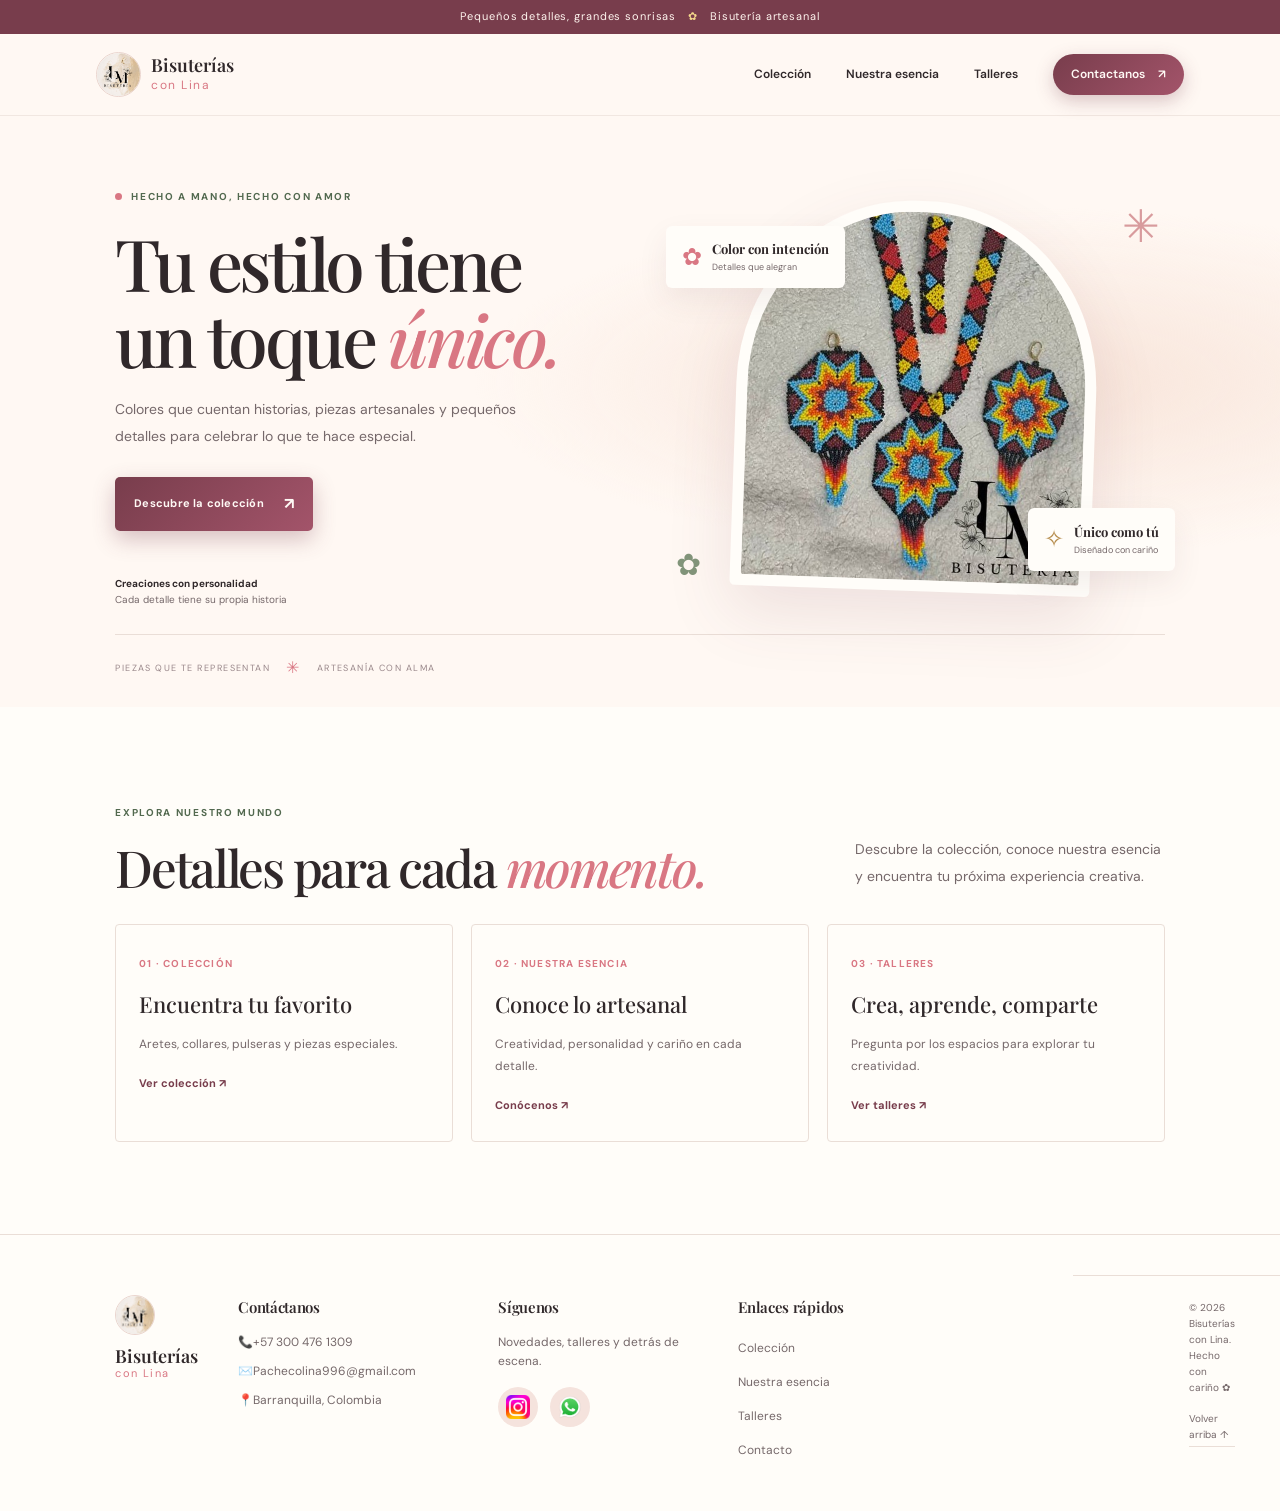
<file: index.html>
<!DOCTYPE html>
<html lang="es">
<head>
  <meta charset="UTF-8">
  <meta name="viewport" content="width=device-width, initial-scale=1.0">
  <meta name="theme-color" content="#fff8f3">
  <meta name="description" content="Bisutería artesanal llena de color, detalles únicos y piezas hechas con cariño.">
  <title>Inicio | Bisuterías con Lina</title>
  <link rel="icon" href="/assets/img/mainicon.jpg" type="image/jpeg">
  <link rel="preconnect" href="https://fonts.googleapis.com">
  <link rel="preconnect" href="https://fonts.gstatic.com" crossorigin>
  <link href="https://fonts.googleapis.com/css2?family=DM+Sans:wght@400;500;600;700&family=Playfair+Display:wght@500;600;700&display=swap" rel="stylesheet">
  <link rel="stylesheet" href="/assets/css/styles.css">
  <script src="/assets/js/script.js" defer></script>
</head>
<body id="top">
  <div class="announcement">Pequeños detalles, grandes sonrisas <span>✿</span> Bisutería artesanal</div>
  <header class="site-header">
    <a class="brand" href="/" aria-label="Bisuterías con Lina, inicio">
      <img src="/assets/img/mainicon.jpg" alt="Logo de Bisuterías con Lina">
      <span><strong>Bisuterías</strong><em>con Lina</em></span>
    </a>
    <button class="menu-toggle" aria-label="Abrir menú" aria-expanded="false">☰</button>
    <nav class="navigation" aria-label="Navegación principal">
      <a href="/coleccion/">Colección</a>
      <a href="/esencia/">Nuestra esencia</a>
      <a href="/talleres/">Talleres</a>
      <a class="nav-cta" href="/contacto/">Contactanos <span>↗</span></a>
    </nav>
  </header>
  <main>
    <section class="hero" id="inicio">
      <div class="hero-copy">
        <span class="eyebrow"><i></i> Hecho a mano, hecho con amor</span>
        <h1>Tu estilo tiene<br>un toque <span>único.</span></h1>
        <p>Colores que cuentan historias, piezas artesanales y pequeños detalles para celebrar lo que te hace especial.</p>
        <div class="hero-actions">
          <a class="button button-primary" href="/coleccion/">Descubre la colección <span>↗</span></a>
        </div>
        <div class="hero-note">
          <span><strong>Creaciones con personalidad</strong><small>Cada detalle tiene su propia historia</small></span>
        </div>
      </div>
      <div class="hero-art">
        <div class="hero-image-frame"><img id="hero-img" class="hero-image" src="/assets/img/624184889_18097410943907845_51214420313893780_n.jpg" alt="Collar y aretes artesanales de colores vivos"></div>
        <div class="floating-note note-top"><span>✿</span><div><strong>Color con intención</strong><small>Detalles que alegran</small></div></div>
        <div class="floating-note note-bottom"><span class="sparkle">✧</span><div><strong>Único como tú</strong><small>Diseñado con cariño</small></div></div>
        <span class="decor decor-one">✳</span><span class="decor decor-two">✿</span>
      </div>
      <div class="hero-bottom-label">PIEZAS QUE TE REPRESENTAN <span>✳</span> ARTESANÍA CON ALMA</div>
    </section>
    <section class="home-directory section-pad">
      <div class="section-heading">
        <div><span class="eyebrow">Explora nuestro mundo</span><h2>Detalles para cada <span>momento.</span></h2></div>
        <p>Descubre la colección, conoce nuestra esencia y encuentra tu próxima experiencia creativa.</p>
      </div>
      <div class="directory-grid">
        <a class="directory-card" href="/coleccion/"><span>01 · Colección</span><h3>Encuentra tu favorito</h3><p>Aretes, collares, pulseras y piezas especiales.</p><b>Ver colección ↗</b></a>
        <a class="directory-card" href="/esencia/"><span>02 · Nuestra esencia</span><h3>Conoce lo artesanal</h3><p>Creatividad, personalidad y cariño en cada detalle.</p><b>Conócenos ↗</b></a>
        <a class="directory-card" href="/talleres/"><span>03 · Talleres</span><h3>Crea, aprende, comparte</h3><p>Pregunta por los espacios para explorar tu creatividad.</p><b>Ver talleres ↗</b></a>
      </div>
    </section>
  </main>
  <footer class="footer">
    <div class="footer-grid">
      <div class="footer-brand">
        <img src="/assets/img/mainicon.jpg" alt="Logo de Bisuterías con Lina">
        <span><strong>Bisuterías</strong><em>con Lina</em></span>
      </div>
      <div class="footer-contact">
        <h4>Contáctanos</h4>
        <p><span class="contact-icon">📞</span><a href="tel:+573004761309">+57 300 476 1309</a></p>
        <p><span class="contact-icon">✉️</span><a href="mailto:Pachecolina996@gmail.com">Pachecolina996@gmail.com</a></p>
        <p><span class="contact-icon">📍</span>Barranquilla, Colombia</p>
      </div>
      <div class="footer-social">
        <h4>Síguenos</h4>
        <p>Novedades, talleres y detrás de escena.</p>
        <div class="social-links">
          <a href="https://www.instagram.com/bisuterialm17" target="_blank" rel="noopener noreferrer" aria-label="Instagram"><img src="/assets/img/instagram.png" alt="Instagram" width="40" height="40"></a>
          <a href="https://wa.me/573004761309" target="_blank" rel="noopener noreferrer" aria-label="WhatsApp"><img src="/assets/img/whatsapp.png" alt="WhatsApp" width="40" height="40"></a>
        </div>
      </div>
      <div class="footer-links">
        <h4>Enlaces rápidos</h4>
        <ul>
          <li><a href="/coleccion/">Colección</a></li>
          <li><a href="/esencia/">Nuestra esencia</a></li>
          <li><a href="/talleres/">Talleres</a></li>
          <li><a href="/contacto/">Contacto</a></li>
        </ul>
      </div>
    </div>
  <div class="footer-copy">
      <p>© 2026 Bisuterías con Lina. Hecho con cariño ✿</p>
      <a href="#top" class="back-top">Volver arriba ↑</a>
  </div>
  </footer>
</body>
</html>
</file>
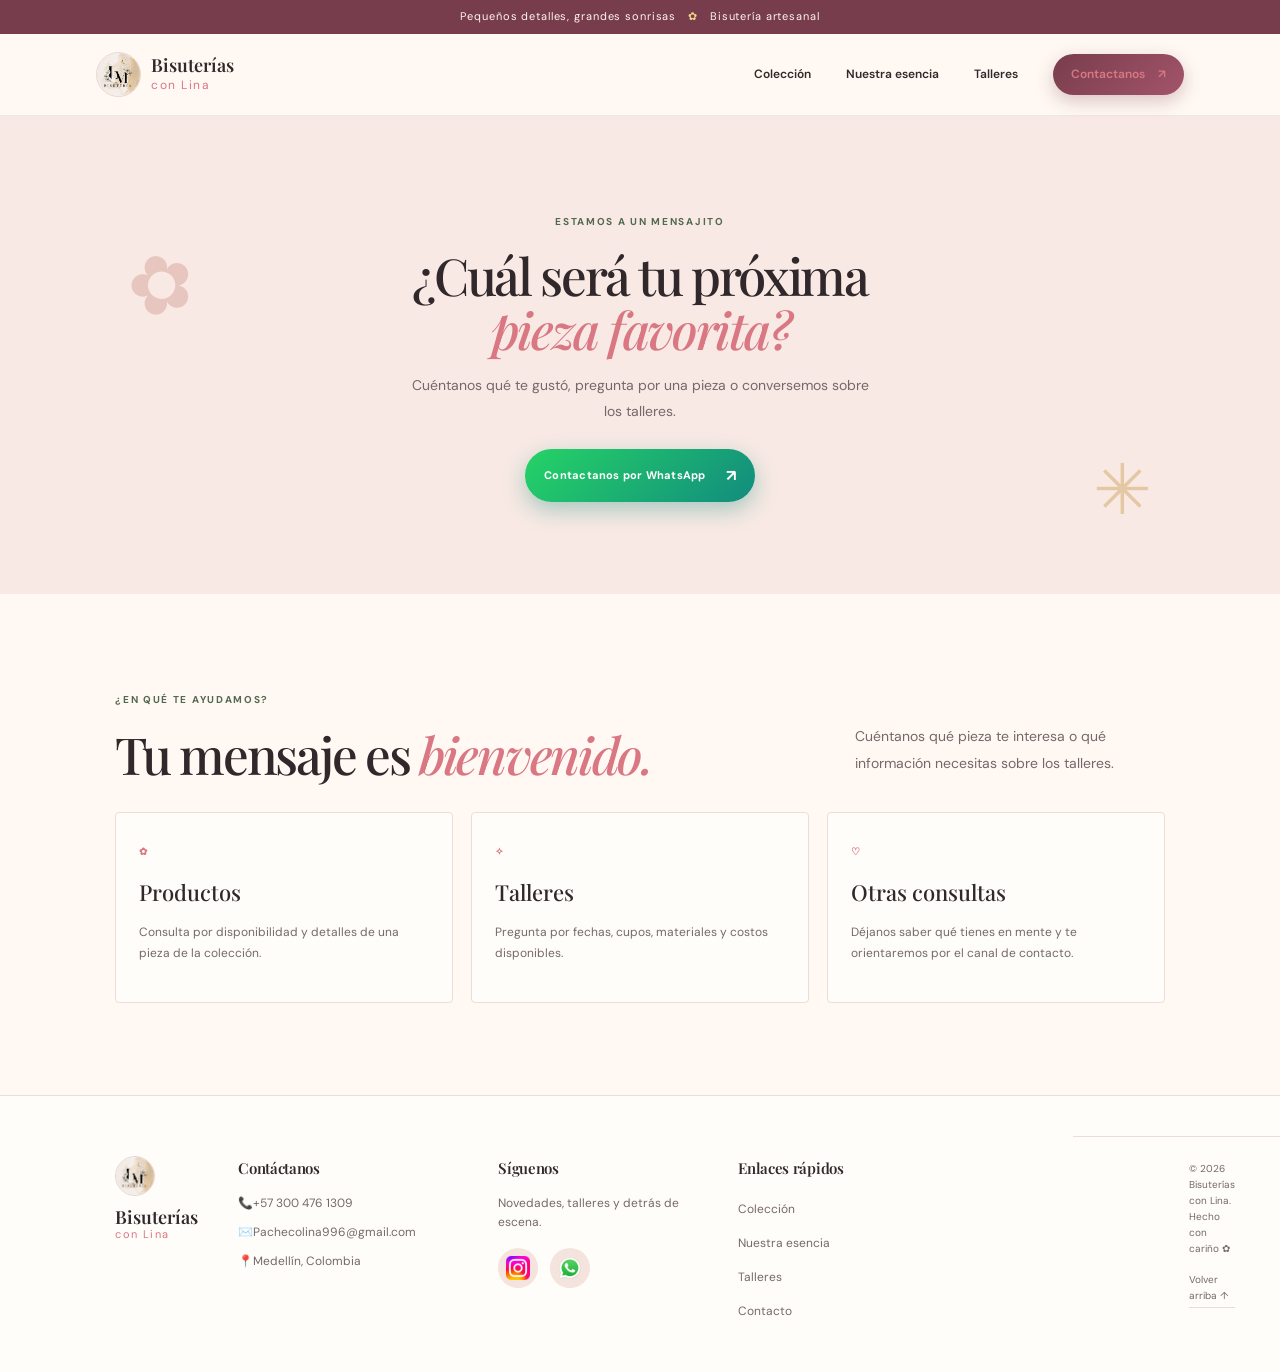
<file: contacto/index.html>
<!DOCTYPE html>
<html lang="es">
<head>
  <meta charset="UTF-8">
  <meta name="viewport" content="width=device-width, initial-scale=1.0">
  <meta name="theme-color" content="#fff8f3">
  <meta name="description" content="Bisutería artesanal llena de color, detalles únicos y piezas hechas con cariño.">
  <title>Hablemos | Bisuterías con Lina</title>
  <link rel="icon" href="/assets/img/mainicon.jpg" type="image/jpeg">
  <link rel="preconnect" href="https://fonts.googleapis.com">
  <link rel="preconnect" href="https://fonts.gstatic.com" crossorigin>
  <link href="https://fonts.googleapis.com/css2?family=DM+Sans:wght@400;500;600;700&family=Playfair+Display:wght@500;600;700&display=swap" rel="stylesheet">
  <link rel="stylesheet" href="/assets/css/styles.css">
  <script src="/assets/js/script.js" defer></script>
</head>
<body id="top">
  <div class="announcement">Pequeños detalles, grandes sonrisas <span>✿</span> Bisutería artesanal</div>
  <header class="site-header">
    <a class="brand" href="/" aria-label="Bisuterías con Lina, inicio">
      <img src="/assets/img/mainicon.jpg" alt="Logo de Bisuterías con Lina">
      <span><strong>Bisuterías</strong><em>con Lina</em></span>
    </a>
    <button class="menu-toggle" aria-label="Abrir menú" aria-expanded="false">☰</button>
    <nav class="navigation" aria-label="Navegación principal">
      <a href="/coleccion/">Colección</a>
      <a href="/esencia/">Nuestra esencia</a>
      <a href="/talleres/">Talleres</a>
      <a class="nav-cta" href="/contacto/" aria-current="page">Contactanos <span>↗</span></a>
    </nav>
  </header>
  <main>
    <section class="contact section-pad" id="contacto">
      <div class="contact-flower">✿</div>
      <span class="eyebrow">Estamos a un mensajito</span>
      <h2>¿Cuál será tu próxima<br><span>pieza favorita?</span></h2>
      <p>Cuéntanos qué te gustó, pregunta por una pieza o conversemos sobre los talleres.</p>
      <a class="button button-whatsapp contact-button" id="contact-link" href="/contacto/">Contactanos por WhatsApp <span>↗</span></a>
    </section>
    <section class="contact-options section-pad">
      <div class="section-heading">
        <div><span class="eyebrow">¿En qué te ayudamos?</span><h2>Tu mensaje es <span>bienvenido.</span></h2></div>
        <p>Cuéntanos qué pieza te interesa o qué información necesitas sobre los talleres.</p>
      </div>
      <div class="directory-grid">
        <article class="directory-card"><span>✿</span><h3>Productos</h3><p>Consulta por disponibilidad y detalles de una pieza de la colección.</p></article>
        <article class="directory-card"><span>✧</span><h3>Talleres</h3><p>Pregunta por fechas, cupos, materiales y costos disponibles.</p></article>
        <article class="directory-card"><span>♡</span><h3>Otras consultas</h3><p>Déjanos saber qué tienes en mente y te orientaremos por el canal de contacto.</p></article>
      </div>
    </section>
  </main>
  <footer class="footer">
    <div class="footer-grid">
      <div class="footer-brand">
        <img src="/assets/img/mainicon.jpg" alt="Logo de Bisuterías con Lina">
        <span><strong>Bisuterías</strong><em>con Lina</em></span>
      </div>
      <div class="footer-contact">
        <h4>Contáctanos</h4>
        <p><span class="contact-icon">📞</span><a href="tel:+573004761309">+57 300 476 1309</a></p>
        <p><span class="contact-icon">✉️</span><a href="mailto:Pachecolina996@gmail.com">Pachecolina996@gmail.com</a></p>
        <p><span class="contact-icon">📍</span>Medellín, Colombia</p>
      </div>
      <div class="footer-social">
        <h4>Síguenos</h4>
        <p>Novedades, talleres y detrás de escena.</p>
        <div class="social-links">
          <a href="https://www.instagram.com/bisuterialm17" target="_blank" rel="noopener noreferrer" aria-label="Instagram"><img src="/assets/img/instagram.png" alt="Instagram" width="40" height="40"></a>
          <a href="https://wa.me/573004761309" target="_blank" rel="noopener noreferrer" aria-label="WhatsApp"><img src="/assets/img/whatsapp.png" alt="WhatsApp" width="40" height="40"></a>
        </div>
      </div>
      <div class="footer-links">
        <h4>Enlaces rápidos</h4>
        <ul>
          <li><a href="/coleccion/">Colección</a></li>
          <li><a href="/esencia/">Nuestra esencia</a></li>
          <li><a href="/talleres/">Talleres</a></li>
          <li><a href="/contacto/">Contacto</a></li>
        </ul>
      </div>
    </div>
    <div class="footer-copy">
      <p>© 2026 Bisuterías con Lina. Hecho con cariño ✿</p>
      <a href="#top" class="back-top">Volver arriba ↑</a>
    </div>
  </footer>
</body>
</html>
</file>
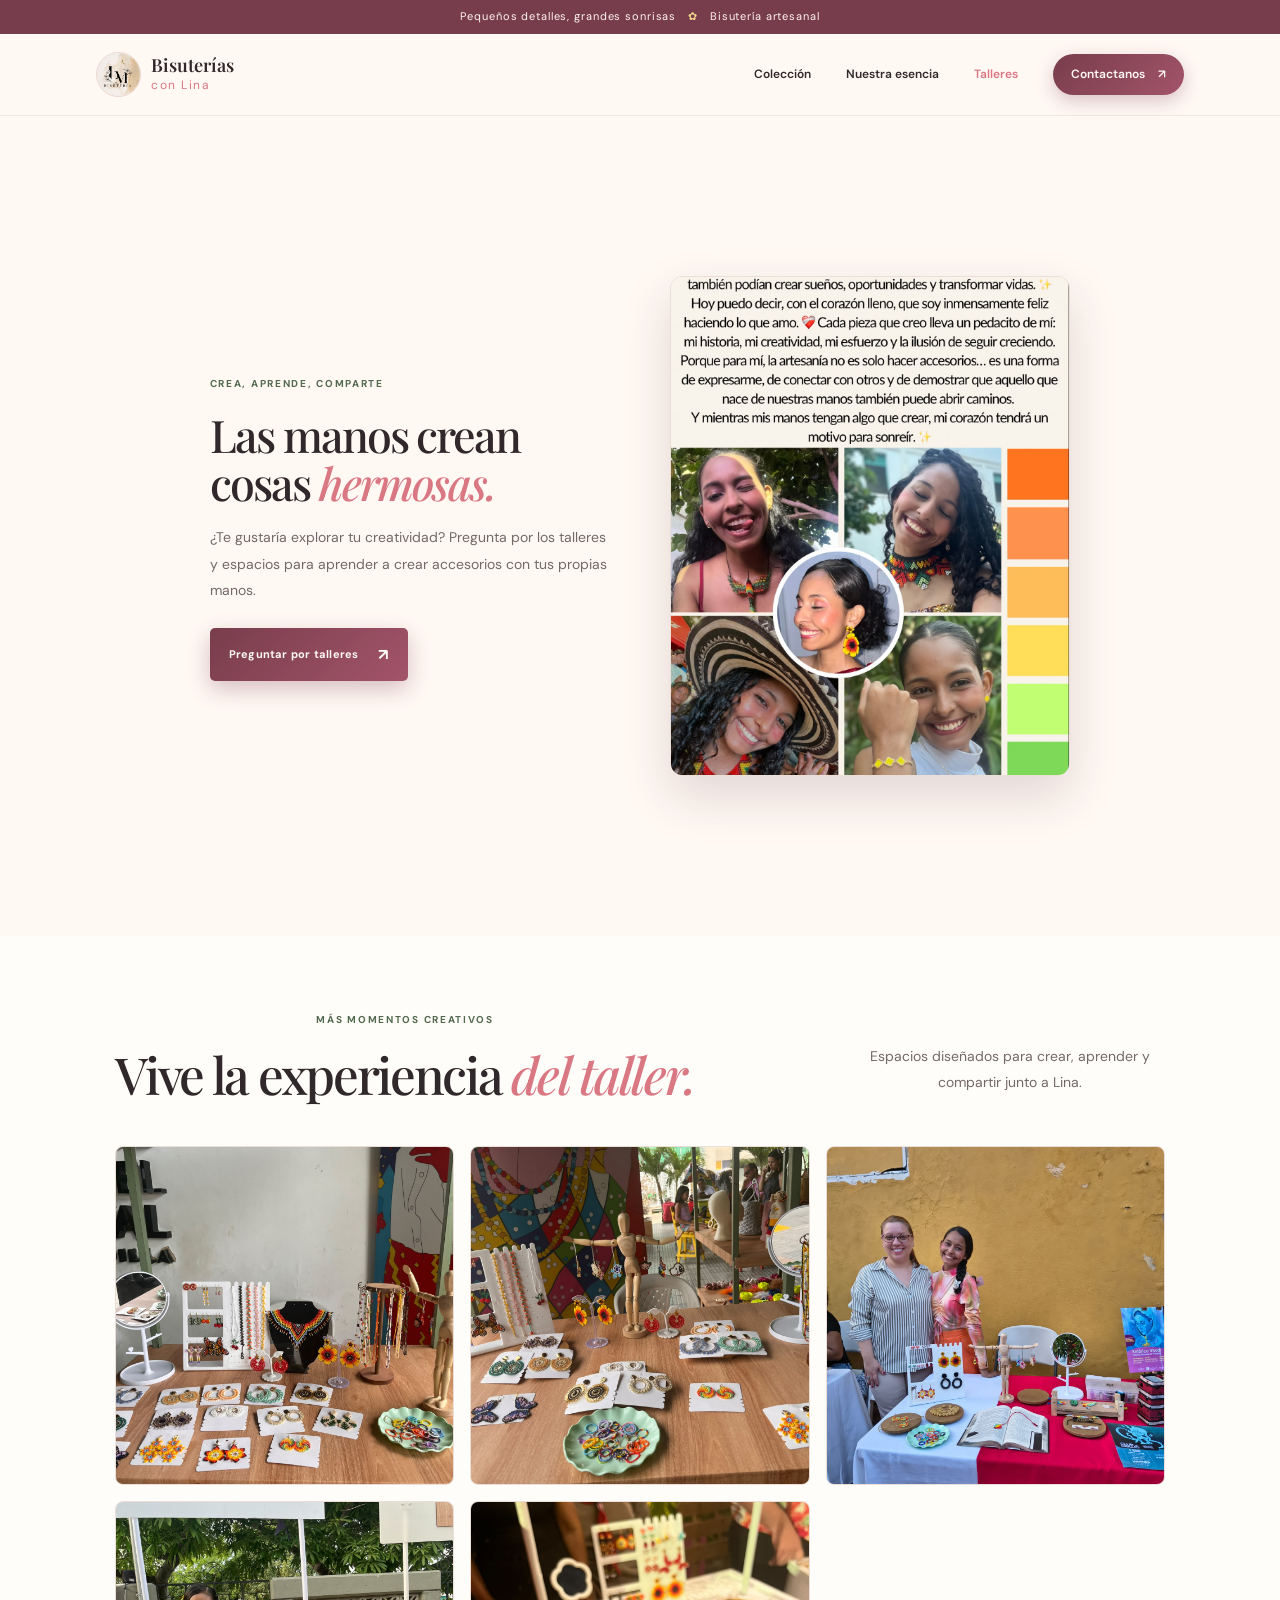
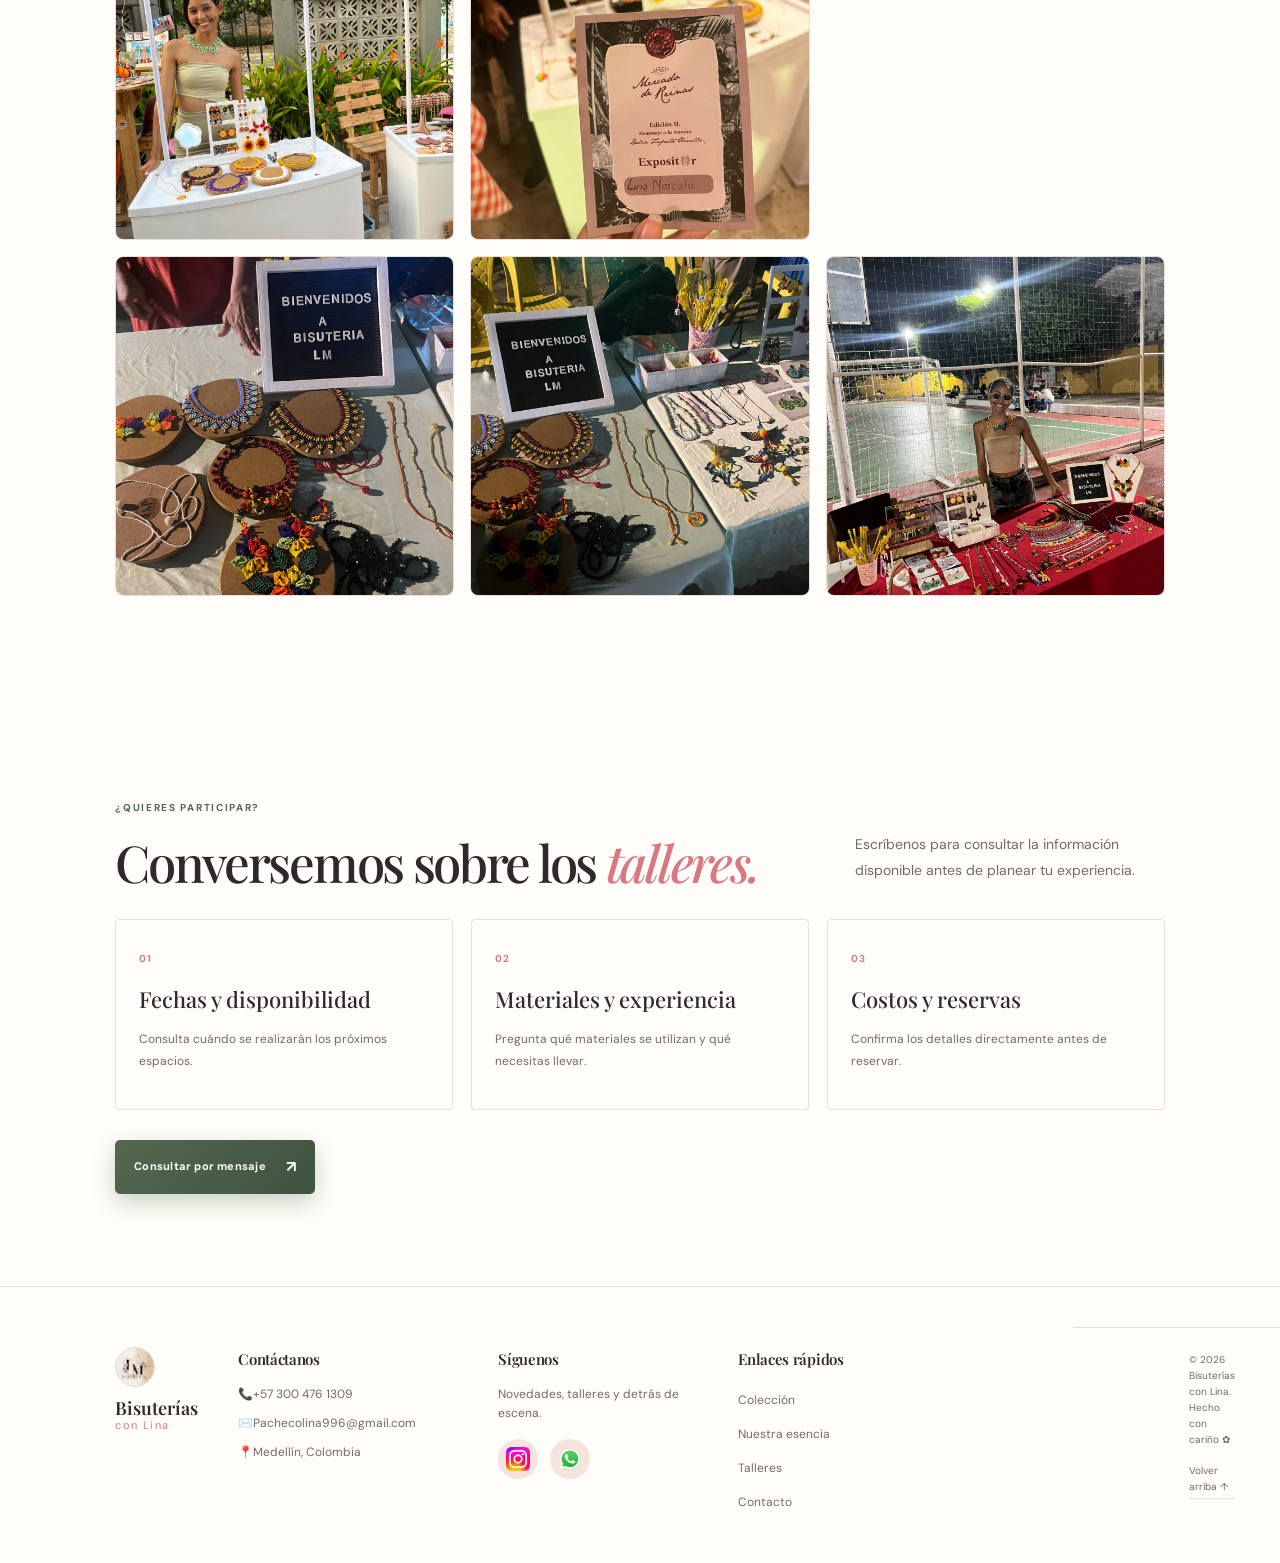
<file: talleres/index.html>
<!DOCTYPE html>
<html lang="es">
<head>
  <meta charset="UTF-8">
  <meta name="viewport" content="width=device-width, initial-scale=1.0">
  <meta name="theme-color" content="#fff8f3">
  <meta name="description" content="Bisutería artesanal llena de color, detalles únicos y piezas hechas con cariño.">
  <title>Talleres | Bisuterías con Lina</title>
  <link rel="icon" href="/assets/img/mainicon.jpg" type="image/jpeg">
  <link rel="preconnect" href="https://fonts.googleapis.com">
  <link rel="preconnect" href="https://fonts.gstatic.com" crossorigin>
  <link href="https://fonts.googleapis.com/css2?family=DM+Sans:wght@400;500;600;700&family=Playfair+Display:wght@500;600;700&display=swap" rel="stylesheet">
  <link rel="stylesheet" href="/assets/css/styles.css">
  <script src="/assets/js/script.js" defer></script>
</head>
<body id="top">
  <div class="announcement">Pequeños detalles, grandes sonrisas <span>✿</span> Bisutería artesanal</div>
  <header class="site-header">
    <a class="brand" href="/" aria-label="Bisuterías con Lina, inicio">
      <img src="/assets/img/mainicon.jpg" alt="Logo de Bisuterías con Lina">
      <span><strong>Bisuterías</strong><em>con Lina</em></span>
    </a>
    <button class="menu-toggle" aria-label="Abrir menú" aria-expanded="false">☰</button>
    <nav class="navigation" aria-label="Navegación principal">
      <a href="/coleccion/">Colección</a>
      <a href="/esencia/">Nuestra esencia</a>
      <a href="/talleres/" aria-current="page">Talleres</a>
      <a class="nav-cta" href="/contacto/">Contactanos <span>↗</span></a>
    </nav>
  </header>
  <main>
    <!-- ===== TALLERES — HERO CON IMAGEN CENTRAL taller1 ===== -->
    <section class="workshop section-pad" id="talleres">
      <div class="taller-hero">
        <!-- Texto principal con el mensaje de Lina -->
        <div class="taller-copy">
          <span class="eyebrow">Crea, aprende, comparte</span>
          <h2>Las manos crean<br>cosas <span>hermosas.</span></h2>
          <p>¿Te gustaría explorar tu creatividad? Pregunta por los talleres y espacios para aprender a crear accesorios con tus propias manos.</p>
          <a class="button button-primary" href="/contacto/">Preguntar por talleres <span>↗</span></a>
        </div>
        <!-- Imagen central taller1 — protagonista de la página -->
        <div class="taller-main-image">
          <img src="/assets/img/taller1.jpeg" alt="Taller 1 - Lina, dueña de Bisuterías con Lina, compartiendo su pasión por la bisutería artesanal" loading="lazy">
        </div>
      </div>
    </section>

    <!-- ===== GALERÍA INFERIOR taller 2-9 ===== -->
    <section class="taller-galeria section-pad">
      <div class="section-heading">
        <div>
          <span class="eyebrow">Más momentos creativos</span>
          <h2>Vive la experiencia <span>del taller.</span></h2>
        </div>
        <p>Espacios diseñados para crear, aprender y compartir junto a Lina.</p>
      </div>
      <div class="taller-grid">
        <div class="taller-card">
          <img src="/assets/img/taller2.jpeg" alt="Taller 2 - Momento creativo en el taller de bisutería" loading="lazy">
        </div>
        <div class="taller-card">
          <img src="/assets/img/taller3.jpeg" alt="Taller 3 - Participantes creando bisutería artesanal" loading="lazy">
        </div>
        <div class="taller-card">
          <img src="/assets/img/taller4.jpeg" alt="Taller 4 - Detalle de materiales de bisutería" loading="lazy">
        </div>
        <div class="taller-card">
          <img src="/assets/img/taller5.jpeg" alt="Taller 5 - Creación de aretes artesanales" loading="lazy">
        </div>
        <div class="taller-card">
          <img src="/assets/img/taller6.jpeg" alt="Taller 6 - Ambiente del taller de bisutería con Lina" loading="lazy">
        </div>
        <div class="taller-card">
          <img src="/assets/img/taller7.jpeg" alt="Taller 7 - Piezas terminadas de bisutería" loading="lazy">
        </div>
        <div class="taller-card">
          <img src="/assets/img/taller8.jpeg" alt="Taller 8 - Sesión práctica de bisutería artesanal" loading="lazy">
        </div>
        <div class="taller-card">
          <img src="/assets/img/taller9.jpeg" alt="Taller 9 - Cierre creativo del taller con Lina" loading="lazy">
        </div>
      </div>
    </section>

    <!-- ===== DETALLES Y RESERVAS ===== -->
    <section class="workshop-details section-pad">
      <div class="section-heading">
        <div><span class="eyebrow">¿Quieres participar?</span><h2>Conversemos sobre los <span>talleres.</span></h2></div>
        <p>Escríbenos para consultar la información disponible antes de planear tu experiencia.</p>
      </div>
      <div class="directory-grid">
        <article class="directory-card"><span>01</span><h3>Fechas y disponibilidad</h3><p>Consulta cuándo se realizarán los próximos espacios.</p></article>
        <article class="directory-card"><span>02</span><h3>Materiales y experiencia</h3><p>Pregunta qué materiales se utilizan y qué necesitas llevar.</p></article>
        <article class="directory-card"><span>03</span><h3>Costos y reservas</h3><p>Confirma los detalles directamente antes de reservar.</p></article>
      </div>
      <a class="button button-dark" href="/contacto/">Consultar por mensaje <span>↗</span></a>
    </section>
  </main>

  <footer class="footer">
    <div class="footer-grid">
      <div class="footer-brand">
        <img src="/assets/img/mainicon.jpg" alt="Logo de Bisuterías con Lina">
        <span><strong>Bisuterías</strong><em>con Lina</em></span>
      </div>
      <div class="footer-contact">
        <h4>Contáctanos</h4>
        <p><span class="contact-icon">📞</span><a href="tel:+573004761309">+57 300 476 1309</a></p>
        <p><span class="contact-icon">✉️</span><a href="mailto:Pachecolina996@gmail.com">Pachecolina996@gmail.com</a></p>
        <p><span class="contact-icon">📍</span>Medellín, Colombia</p>
      </div>
      <div class="footer-social">
        <h4>Síguenos</h4>
        <p>Novedades, talleres y detrás de escena.</p>
        <div class="social-links">
          <a href="https://www.instagram.com/bisuterialm17" target="_blank" rel="noopener noreferrer" aria-label="Instagram"><img src="/assets/img/instagram.png" alt="Instagram" width="40" height="40"></a>
          <a href="https://wa.me/573004761309" target="_blank" rel="noopener noreferrer" aria-label="WhatsApp"><img src="/assets/img/whatsapp.png" alt="WhatsApp" width="40" height="40"></a>
        </div>
      </div>
      <div class="footer-links">
        <h4>Enlaces rápidos</h4>
        <ul>
          <li><a href="/coleccion/">Colección</a></li>
          <li><a href="/esencia/">Nuestra esencia</a></li>
          <li><a href="/talleres/">Talleres</a></li>
          <li><a href="/contacto/">Contacto</a></li>
        </ul>
      </div>
    </div>
    <div class="footer-copy">
      <p>© 2026 Bisuterías con Lina. Hecho con cariño ✿</p>
      <a href="#top" class="back-top">Volver arriba ↑</a>
    </div>
  </footer>
</body>
</html>
</file>
<file: assets/css/styles.css>
@import url('https://fonts.googleapis.com/css2?family=DM+Sans:wght@400;500;600;700&family=Playfair+Display:wght@500;600;700&display=swap');
:root{--cream:#fff8f3;--paper:#fffdf9;--rose:#f2c7c7;--pink:#d97783;--berry:#783d4c;--sage:#dce5d2;--green:#52694f;--ink:#30282a;--muted:#75686a;--yellow:#f4d88b;--line:#eaded7;--serif:"Playfair Display",Georgia,serif;--sans:"DM Sans",Arial,sans-serif}
*{box-sizing:border-box}html{scroll-behavior:smooth;scroll-padding-top:90px}body{margin:0;background:var(--cream);color:var(--ink);font-family:var(--sans);font-size:15px;line-height:1.6}a{color:inherit;text-decoration:none}button{font:inherit}.announcement{background:var(--berry);color:#fff5ef;text-align:center;padding:8px 16px;font-size:11px;letter-spacing:.08em}.announcement span{color:var(--yellow);margin:0 8px}.site-header{height:82px;padding:0 7.5%;display:flex;align-items:center;justify-content:space-between;background:rgba(255,248,243,.94);position:sticky;top:0;z-index:20;border-bottom:1px solid rgba(234,222,215,.65);backdrop-filter:blur(12px)}.brand{display:flex;align-items:center;gap:10px}.brand img{width:45px;height:45px;object-fit:cover;border-radius:50%;border:1px solid #ead5ce}.brand span{display:flex;flex-direction:column;line-height:1.05}.brand strong{font-family:var(--serif);font-size:18px;font-weight:600}.brand em{font-size:12px;color:var(--pink);letter-spacing:.13em;font-style:normal;margin-top:4px}.navigation{display:flex;align-items:center;gap:35px;font-size:12px;font-weight:600}.navigation>a:not(.nav-cta){transition:color .2s}.navigation>a:hover{color:var(--pink)}.nav-cta{background:#f5e3dd;border-radius:30px;padding:11px 18px}.nav-cta span{margin-left:10px}.menu-toggle{display:none;background:none;border:0;font-size:24px;color:var(--berry)}
.hero{padding:65px 9% 50px;min-height:590px;display:grid;grid-template-columns:1fr 1fr;align-items:center;gap:5%;position:relative;overflow:hidden;background:radial-gradient(ellipse at 80% 45%,#f8e4d9 0,transparent 38%),var(--cream)}.hero-copy{max-width:540px;z-index:2}.eyebrow{text-transform:uppercase;letter-spacing:.17em;font-size:10px;font-weight:700;color:var(--green);display:inline-flex;align-items:center;gap:9px}.eyebrow i{display:inline-block;width:7px;height:7px;border-radius:50%;background:var(--pink)}h1,h2{font-family:var(--serif);font-weight:500;letter-spacing:-.045em;line-height:1.06;margin:17px 0 20px}h1{font-size:clamp(48px,5.6vw,76px)}h1 span,h2 span{color:var(--pink);font-style:italic} .hero-copy>p,.section-heading>p,.story-copy p,.workshop-copy p,.contact>p{color:var(--muted);max-width:440px;font-size:14px;line-height:1.9}.hero-actions{display:flex;align-items:center;gap:24px;margin-top:28px;flex-wrap:wrap}.button{display:inline-flex;align-items:center;gap:20px;border:0;border-radius:5px;padding:14px 19px;font-size:11px;font-weight:700;letter-spacing:.02em;transition:transform .2s,box-shadow .2s}.button:hover{transform:translateY(-3px);box-shadow:0 9px 22px #6b39401b}.button-primary{background:var(--berry);color:#fff9f5}.button-primary span,.button-dark span{font-size:16px}.button-dark{background:var(--green);color:white}.text-link{font-size:11px;font-weight:700;border-bottom:1px solid #d5b5ac;padding:0 0 5px}.text-link span{margin-left:7px;color:var(--pink)}.hero-note{display:flex;align-items:center;gap:12px;margin-top:45px}.mini-avatars{display:flex;padding-left:5px}.mini-avatars img{width:34px;height:34px;border-radius:50%;object-fit:cover;border:2px solid var(--cream);margin-left:-5px}.hero-note span:last-child{display:flex;flex-direction:column}.hero-note strong{font-size:10px}.hero-note small{font-size:10px;color:var(--muted)}.hero-art{height:430px;position:relative;display:flex;align-items:center;justify-content:center}.hero-image-frame{height:390px;width:min(82%,360px);padding:11px;background:#fffdf9;box-shadow:0 25px 65px #783d4c20;transform:rotate(2deg);border-radius:48% 48% 5px 5px;position:relative;z-index:1}.hero-image{height:100%;width:100%;object-fit:cover;border-radius:48% 48% 3px 3px}.floating-note{position:absolute;display:flex;align-items:center;gap:10px;background:#fffdf9;padding:12px 16px;box-shadow:0 12px 30px #57313b14;border-radius:6px;z-index:3}.floating-note>span{font-size:24px;color:var(--pink)}.floating-note div{display:flex;flex-direction:column}.floating-note strong{font-family:var(--serif);font-size:13px}.floating-note small{font-size:9px;color:var(--muted)}.note-top{top:45px;left:0}.note-bottom{bottom:40px;right:-10px}.floating-note .sparkle{color:#b58b4a}.decor{position:absolute;color:#d89b9d;font-size:45px}.decor-one{right:1%;top:10px}.decor-two{left:2%;bottom:22px;color:#82957a;font-size:30px}.hero-bottom-label{grid-column:1/-1;border-top:1px solid var(--line);padding-top:20px;font-size:9px;letter-spacing:.16em;color:#99878a;display:flex;gap:16px;align-items:center}.hero-bottom-label span{color:var(--pink);font-size:16px}
.section-pad{padding:92px 9%}.collection{background:var(--paper)}.section-heading{display:flex;justify-content:space-between;align-items:end;gap:30px}.section-heading h2,.story h2,.workshop h2,.contact h2{font-size:clamp(36px,4vw,51px);margin-bottom:0}.section-heading>p{max-width:310px;margin-bottom:5px}.filters{display:flex;gap:9px;flex-wrap:wrap;margin:35px 0 27px}.filter{border:1px solid var(--line);background:transparent;border-radius:30px;padding:9px 17px;color:var(--muted);font-size:11px;cursor:pointer;transition:.2s}.filter:hover,.filter.active{background:var(--berry);border-color:var(--berry);color:white}.product-grid{display:grid;grid-template-columns:repeat(4,minmax(0,1fr));gap:25px 17px}.product-card{min-width:0;animation:fadeUp .45s both}.product-photo{position:relative;background:#f3e9e2;aspect-ratio:4/5;overflow:hidden;border-radius:4px}.product-photo img{width:100%;height:100%;object-fit:cover;transition:transform .5s}.product-card:hover .product-photo img{transform:scale(1.045)}.product-tag{position:absolute;top:12px;left:12px;background:#fffaf3eF;padding:5px 9px;border-radius:20px;font-size:9px;color:var(--berry)}.product-info{padding:13px 2px 0}.product-info h3{font-family:var(--serif);font-size:17px;font-weight:500;margin:0 0 5px}.product-info p{font-size:11px;color:var(--muted);margin:0;line-height:1.6}.product-link{display:inline-block;font-size:10px;font-weight:700;color:var(--berry);margin-top:11px;border-bottom:1px solid #dcb9b6;padding-bottom:3px}.catalog-note{text-align:center;font-size:11px;color:var(--muted);margin:36px 0 0}.story{display:grid;grid-template-columns:1fr 1fr;gap:10%;align-items:center;background:#f4e5df}.story-image{height:430px;position:relative;padding:0 28px 25px 0}.story-image:before{content:"";position:absolute;inset:25px 0 0 28px;border:1px solid #d4a8a1}.story-image img{width:100%;height:100%;object-fit:cover;position:relative;z-index:1;border-radius:3px}.story-copy{position:relative;padding:20px 0}.story-copy p{max-width:460px}.story-copy .button{margin-top:14px}.story-doodle{display:block;color:var(--pink);font-family:var(--serif);font-style:italic;font-size:18px;transform:rotate(-7deg);margin:24px 0 0 25px}.workshop{background:var(--cream);padding-top:80px;padding-bottom:80px}.workshop-card{background:#e1e8d9;display:grid;grid-template-columns:1.1fr .9fr;align-items:center;min-height:350px;overflow:hidden;border-radius:5px}.workshop-copy{padding:45px 8%}.workshop-copy h2{font-size:clamp(34px,3.5vw,46px)}.workshop-copy p{max-width:410px}.workshop-copy .button{margin-top:13px}.workshop-card>img{width:100%;height:100%;max-height:390px;object-fit:cover}.contact{text-align:center;background:#f8e9e4;position:relative;overflow:hidden}.contact h2{margin:16px 0}.contact>p{margin:0 auto 24px;max-width:460px}.contact-flower{position:absolute;left:10%;top:22%;font-size:80px;color:#e7c6bf;transform:rotate(-18deg)}.contact:after{content:"✳";position:absolute;right:10%;bottom:10%;font-size:70px;color:#e4c7a3}.contact-button{position:relative;z-index:1}.contact-hint{display:block;color:#927e7d;font-size:10px;margin-top:14px}.contact-hint code{background:#fff5f0;padding:2px 4px;border-radius:3px}.footer{padding:25px 9%;display:flex;align-items:center;justify-content:space-between;gap:20px;background:var(--paper)}.footer-brand img{width:37px;height:37px}.footer-brand strong{font-size:15px}.footer-brand em{font-size:10px}.footer p,.back-top{font-size:10px;color:var(--muted)}.back-top{border-bottom:1px solid var(--line);padding-bottom:3px}
@keyframes fadeUp{from{opacity:0;transform:translateY(10px)}to{opacity:1;transform:translateY(0)}}@media(min-width:1400px){.hero,.section-pad{padding-left:max(9%,calc((100% - 1180px)/2));padding-right:max(9%,calc((100% - 1180px)/2))}}@media(max-width:900px){.site-header{padding:0 5%}.navigation{gap:19px}.hero{padding-left:6%;padding-right:6%;gap:2%}.hero-art{height:390px}.hero-image-frame{height:345px}.note-top{left:-12px}.note-bottom{right:-10px}.section-pad{padding:75px 6%}.product-grid{grid-template-columns:repeat(3,minmax(0,1fr))}.story{gap:7%}.story-image{height:380px}.hero-bottom-label{font-size:8px}}@media(max-width:650px){.announcement{font-size:9px}.site-header{height:70px}.brand img{width:40px;height:40px}.brand strong{font-size:16px}.menu-toggle{display:block;cursor:pointer}.navigation{display:none;position:absolute;left:0;right:0;top:70px;background:var(--cream);padding:20px 6% 24px;flex-direction:column;align-items:stretch;gap:17px;border-bottom:1px solid var(--line);box-shadow:0 15px 20px #43242b0a}.navigation.open{display:flex}.nav-cta{text-align:center}.hero{grid-template-columns:1fr;padding:48px 7% 35px;gap:12px}.hero-copy{max-width:none}.hero h1{font-size:56px}.hero-copy>p{font-size:13px}.hero-actions{gap:17px}.hero-note{margin-top:28px}.hero-art{height:355px;margin:0 5%}.hero-image-frame{width:75%;height:320px}.note-top{left:-15px;top:24px}.note-bottom{right:-17px;bottom:23px}.floating-note{padding:9px 11px}.floating-note strong{font-size:11px}.floating-note small{font-size:8px}.decor-one{right:-4%;top:0}.hero-bottom-label{gap:8px;font-size:7px;letter-spacing:.1em}.section-pad{padding:62px 6%}.section-heading{align-items:start;flex-direction:column;gap:12px}.section-heading h2,.story h2,.workshop h2,.contact h2{font-size:39px}.section-heading>p{margin:0}.filters{gap:7px;margin:26px 0 20px}.filter{padding:8px 12px;font-size:10px}.product-grid{grid-template-columns:repeat(2,minmax(0,1fr));gap:23px 13px}.product-info h3{font-size:16px}.product-info p{font-size:10px}.product-photo{aspect-ratio:3/4}.story{grid-template-columns:1fr;gap:30px}.story-image{height:330px;margin-right:12px}.story-copy{padding:0 3px}.story-copy p{font-size:13px}.workshop{padding-top:55px;padding-bottom:55px}.workshop-card{grid-template-columns:1fr}.workshop-copy{padding:35px 8%}.workshop-card>img{height:240px;max-height:none;grid-row:1}.contact-flower{left:-3%;top:10%;font-size:52px}.contact:after{right:-3%;bottom:4%;font-size:46px}.footer{padding:24px 6%;flex-wrap:wrap}.footer p{order:3;width:100%;margin:0}.contact-hint{max-width:280px;margin:14px auto 0}}@media(prefers-reduced-motion:reduce){*,*:before,*:after{scroll-behavior:auto!important;animation-duration:.01ms!important;transition-duration:.01ms!important}}

/* Navegación multipágina y secciones complementarias */
.navigation a[aria-current="page"]{color:var(--pink)}
.home-directory{background:var(--paper)}
.directory-grid{display:grid;grid-template-columns:repeat(3,minmax(0,1fr));gap:18px;margin-top:30px}
.directory-card{display:block;border:1px solid var(--line);background:#fffdf9;padding:25px 23px;border-radius:4px;transition:transform .2s,box-shadow .2s}
.directory-card:hover{transform:translateY(-3px);box-shadow:0 12px 28px #783d4c12}
.directory-card>span{font-size:10px;text-transform:uppercase;letter-spacing:.12em;color:var(--pink);font-weight:700}
.directory-card h3{font-family:var(--serif);font-size:22px;font-weight:500;margin:13px 0 8px}
.directory-card p{font-size:12px;color:var(--muted);line-height:1.8}
.directory-card b{display:inline-block;font-size:11px;color:var(--berry);margin-top:7px}
.essence-details{background:var(--paper)}
.workshop-details{background:var(--paper)}
.workshop-details>.button{margin-top:30px}
.contact-options{background:var(--cream)}
@media(max-width:650px){.directory-grid{grid-template-columns:1fr}.directory-card{padding:22px}.home-directory .section-heading{margin-bottom:8px}}

/* ==========================================================================
   CTAs MÁS LLAMATIVOS (botones de contacto / conversión)
   ========================================================================== */
.button{transition:transform .25s,box-shadow .25s,filter .25s}
.button:hover{transform:translateY(-3px)}
.button-primary{background:linear-gradient(135deg,var(--berry) 0%,#a3546a 100%);box-shadow:0 8px 22px rgba(120,61,76,.30)}
.button-primary:hover{box-shadow:0 14px 32px rgba(120,61,76,.42)}
.button-dark{background:linear-gradient(135deg,var(--green) 0%,#3f5240 100%);box-shadow:0 8px 22px rgba(82,105,79,.30)}
.button-dark:hover{box-shadow:0 14px 32px rgba(82,105,79,.42)}
.nav-cta{background:linear-gradient(135deg,var(--berry) 0%,#a3546a 100%);color:#fff9f5;box-shadow:0 6px 18px rgba(120,61,76,.28)}
.navigation a.nav-cta:hover{color:#fff9f5}
.nav-cta:hover{transform:translateY(-2px);box-shadow:0 10px 24px rgba(120,61,76,.38)}
.button-whatsapp{background:linear-gradient(135deg,#25D366 0%,#128C7E 100%);color:#fff;border-radius:999px;box-shadow:0 8px 22px rgba(18,140,126,.35);animation:pulseCta 2.4s infinite}
.button-whatsapp:hover{color:#fff;transform:translateY(-3px);box-shadow:0 14px 34px rgba(18,140,126,.5);animation:none}
.button-whatsapp span{font-size:16px}
@keyframes pulseCta{0%{box-shadow:0 8px 22px rgba(18,140,126,.35),0 0 0 0 rgba(37,211,102,.45)}70%{box-shadow:0 8px 22px rgba(18,140,126,.35),0 0 0 16px rgba(37,211,102,0)}100%{box-shadow:0 8px 22px rgba(18,140,126,.35),0 0 0 0 rgba(37,211,102,0)}}

/* ==========================================================================
   SELECCIÓN DE PRODUCTOS
   ========================================================================== */
/* ==========================================================================
   SELECCIÓN DE PRODUCTOS (Versión Limpia y Corregida)
   ========================================================================== */

/* 1. Estado Base de la Tarjeta */
.product-card {
  position: relative;
  cursor: pointer;
  border-radius: 8px;
  outline: none;
  background: transparent;             /* Por defecto es transparente */
  padding: 12px;                       /* ¡AQUÍ ESTÁ EL TRUCO! Añadimos espacio interno base */
  transition: transform .2s, box-shadow .2s, background-color .2s;
}

/* Efecto sutil al pasar el mouse por encima */
.product-card:hover {
  transform: translateY(-4px);
}

/* Accesibilidad al usar el teclado */
.product-card:focus-visible {
  box-shadow: 0 0 0 3px rgba(217,119,131,.5);
}

/* 2. Estado SELECCIONADO (Cuando se marca el recuadro blanco) */
.product-card.selected {
  background: #ffffff;                 /* Fondo blanco limpio al seleccionar */
  box-shadow: 0 12px 28px rgba(120, 61, 76, 0.12); /* Sombra suave para que flote */
}

/* Ajustes visuales de los textos internos cuando la card está seleccionada */
.product-card.selected .product-info h3 {
  color: var(--berry);
}

/* 3. Ajuste de imágenes internas para que no se desborden con el padding */
.product-card.selected .product-photo {
  box-shadow: inset 0 0 0 1px rgba(120, 61, 76, 0.1); /* Borde interno muy sutil opcional */
}

.product-card.selected .product-photo img {
  transform: scale(1.025);             /* Un zoom un poco más sutil que antes */
}

/* 4. Checkmark (El círculo de selección) */
.select-check {
  position: absolute;
  top: 16px;                           /* Lo bajamos un poquito por el nuevo padding */
  right: 16px;                         /* Lo movemos a la izquierda por el nuevo padding */
  width: 28px;
  height: 28px;
  border-radius: 50%;
  background: rgba(255,253,249,.94);
  border: 2px solid var(--line);
  display: flex;
  align-items: center;
  justify-content: center;
  color: transparent;
  font-size: 15px;
  font-weight: 700;
  transition: all .2s;
  z-index: 4;
  box-shadow: 0 2px 8px rgba(48,40,42,.12);
}

.product-card.selected .select-check {
  background: var(--berry);
  border-color: var(--berry);
  color: #fff9f5;
}

.selection-bar{position:fixed;left:50%;bottom:22px;transform:translate(-50%,140%);width:min(680px,calc(100% - 32px));background:linear-gradient(135deg,var(--berry) 0%,var(--pink) 100%);color:#fff9f5;border-radius:44px;padding:12px 12px 12px 24px;display:flex;align-items:center;justify-content:space-between;gap:16px;box-shadow:0 18px 45px rgba(120,61,76,.45),0 0 0 1px rgba(255,255,255,.15);z-index:60;visibility:hidden;transition:transform .4s cubic-bezier(.22,.9,.3,1),visibility 0s .4s}
.selection-bar.visible{transform:translate(-50%,0);visibility:visible;transition:transform .4s cubic-bezier(.22,.9,.3,1),visibility 0s 0s}
.selection-bar-count{font-size:13px;font-weight:600;line-height:1.3}
.selection-bar-count b{color:var(--yellow);font-size:15px}
.selection-actions{display:flex;align-items:center;gap:12px}
.selection-clear{background:rgba(255,255,255,.2);border:0;color:#fff9f5;font-size:11px;cursor:pointer;text-decoration:none;text-underline-offset:3px;padding:8px 14px;border-radius:20px;font-weight:600}
.selection-clear:hover{background:rgba(255,255,255,.35);color:#fff9f5}
.selection-bar .button-whatsapp{padding:10px 18px;font-size:12px;white-space:nowrap;background:#fff;color:var(--berry);font-weight:700;border-radius:30px}
.selection-bar .button-whatsapp:hover{background:#fff9f5;color:var(--berry);transform:translateY(-2px)}
@media(max-width:650px){.selection-bar{flex-direction:column;align-items:stretch;padding:16px;border-radius:20px;bottom:12px;width:calc(100% - 24px)}.selection-actions{flex-direction:column;gap:10px}.selection-bar .button-whatsapp{justify-content:center;width:100%}.selection-clear{align-self:center}.select-check{width:24px;height:24px;font-size:13px}}


/* ==========================================================================
   GALERÍA COVERFLOW — PÁGINA NUESTRA ESENCIA
   Mantiene la paleta crema, rosa, berry y verde de la marca.
   ========================================================================== */
.essence-gallery {
  min-width: 0;
  display: flex;
  align-items: center;
  justify-content: center;
  position: relative;
  padding: 28px 0 38px;
}
.coverflow {
  --coverflow-height: 430px;
  width: 100%;
  max-width: 570px;
  height: var(--coverflow-height);
  position: relative;
  perspective: 1200px;
  isolation: isolate;
}
.coverflow-track {
  position: absolute;
  inset: 0;
  transform-style: preserve-3d;
}
.coverflow-slide {
  position: absolute;
  left: 50%;
  top: 50%;
  width: min(62%, 300px);
  height: 82%;
  margin: 0;
  padding: 9px;
  border: 1px solid rgba(120,61,76,.12);
  border-radius: 7px;
  background: var(--paper);
  box-shadow: 0 18px 42px rgba(72,42,48,.16);
  overflow: hidden;
  opacity: 0;
  transform: translate(-50%,-50%) scale(.68);
  transform-origin: center;
  transition: transform .72s cubic-bezier(.2,.75,.25,1), opacity .55s ease, filter .55s ease, box-shadow .55s ease;
  pointer-events: none;
  will-change: transform, opacity;
}
.coverflow-slide img {
  display: block;
  width: 100%;
  height: 100%;
  object-fit: cover;
  border-radius: 3px;
}
.coverflow-slide.is-active {
  z-index: 5;
  opacity: 1;
  transform: translate(-50%,-50%) translateZ(90px) scale(1);
  filter: saturate(1);
  box-shadow: 0 25px 60px rgba(72,42,48,.23);
}
.coverflow-slide.is-prev {
  z-index: 4;
  opacity: .66;
  transform: translate(-50%,-50%) translateX(-65%) translateZ(-90px) rotateY(27deg) scale(.78);
  filter: saturate(.78);
}
.coverflow-slide.is-next {
  z-index: 4;
  opacity: .66;
  transform: translate(-50%,-50%) translateX(65%) translateZ(-90px) rotateY(-27deg) scale(.78);
  filter: saturate(.78);
}
.coverflow-slide.is-hidden-left {
  z-index: 1;
  opacity: 0;
  transform: translate(-50%,-50%) translateX(-105%) translateZ(-180px) rotateY(38deg) scale(.58);
}
.coverflow-slide.is-hidden-right {
  z-index: 1;
  opacity: 0;
  transform: translate(-50%,-50%) translateX(105%) translateZ(-180px) rotateY(-38deg) scale(.58);
}
.coverflow-arrow {
  position: absolute;
  z-index: 8;
  top: 46%;
  width: 44px;
  height: 44px;
  border: 1px solid rgba(120,61,76,.16);
  border-radius: 50%;
  background: rgba(255,253,249,.94);
  color: var(--berry);
  font-family: var(--serif);
  font-size: 30px;
  line-height: 1;
  cursor: pointer;
  box-shadow: 0 8px 24px rgba(72,42,48,.12);
  transition: transform .2s, background .2s, color .2s;
}
.coverflow-arrow:hover {
  transform: scale(1.08);
  background: var(--berry);
  color: white;
}
.coverflow-prev { left: 1%; }
.coverflow-next { right: 1%; }
.coverflow-pagination {
  position: absolute;
  z-index: 9;
  bottom: 28px;
  left: 50%;
  display: flex;
  gap: 8px;
  transform: translateX(-50%);
}
.coverflow-pagination button {
  width: 7px;
  height: 7px;
  padding: 0;
  border: 0;
  border-radius: 50px;
  background: #d9b9b5;
  cursor: pointer;
  transition: width .25s, background .25s;
}
.coverflow-pagination button[aria-current="true"] {
  width: 23px;
  background: var(--berry);
}
.coverflow-caption {
  position: absolute;
  z-index: 7;
  bottom: -3px;
  left: 50%;
  width: max-content;
  max-width: 90%;
  transform: translateX(-50%);
  color: var(--muted);
  font-family: var(--serif);
  font-size: 13px;
  font-style: italic;
  letter-spacing: .02em;
}
.coverflow-caption span { color: var(--pink); }
.essence-manifesto {
  position: relative;
  max-width: 850px;
  margin: 76px auto 0;
  padding: 48px clamp(24px,6vw,70px);
  overflow: hidden;
  text-align: center;
  background: linear-gradient(135deg,#fff8f3 0%,#f8e9e4 55%,#f2e9df 100%);
  border: 1px solid rgba(217,119,131,.18);
  border-radius: 8px;
}
.essence-manifesto:before,
.essence-manifesto:after {
  content: "✧";
  position: absolute;
  color: #d9b3a5;
  font-size: 48px;
  opacity: .65;
}
.essence-manifesto:before { top: 17px; left: 25px; }
.essence-manifesto:after { right: 27px; bottom: 12px; color: #9aaa8e; }
.manifesto-flower {
  display: block;
  margin-bottom: 8px;
  color: var(--pink);
  font-size: 27px;
}
.essence-manifesto h2 {
  max-width: 650px;
  margin: 14px auto 18px;
  font-size: clamp(30px,4vw,43px);
}
.essence-manifesto p {
  max-width: 650px;
  margin: 0 auto 12px;
  color: var(--muted);
  font-size: 13px;
  line-height: 1.95;
}
.manifesto-signature {
  margin-top: 22px;
  color: var(--berry);
  font-family: var(--serif);
  font-size: 19px;
  font-style: italic;
}
.manifesto-signature span { color: var(--pink); }
@media(max-width:900px) {
  .coverflow { --coverflow-height: 390px; }
  .coverflow-slide { width: 64%; }
}
@media(max-width:650px) {
  .essence-gallery { padding: 4px 0 32px; margin: 0 -8px; }
  .coverflow { --coverflow-height: 350px; }
  .coverflow-slide { width: 67%; height: 79%; padding: 7px; }
  .coverflow-slide.is-prev { transform: translate(-50%,-50%) translateX(-52%) translateZ(-85px) rotateY(25deg) scale(.75); }
  .coverflow-slide.is-next { transform: translate(-50%,-50%) translateX(52%) translateZ(-85px) rotateY(-25deg) scale(.75); }
  .coverflow-arrow { width: 36px; height: 36px; font-size: 25px; }
  .coverflow-prev { left: 0; }
  .coverflow-next { right: 0; }
  .coverflow-pagination { bottom: 24px; }
  .coverflow-caption { bottom: -5px; font-size: 12px; }
  .essence-manifesto { margin-top: 55px; padding: 38px 22px; }
  .essence-manifesto:before { top: 9px; left: 12px; font-size: 34px; }
  .essence-manifesto:after { right: 13px; bottom: 5px; font-size: 34px; }
}
@media(prefers-reduced-motion:reduce) {
  .coverflow-slide,.coverflow-arrow,.coverflow-pagination button { transition: none !important; }
}
/* ==========================================================================
   PIE DE PÁGINA COMPLETO — TODAS LAS PÁGINAS
   ========================================================================== */
.footer { padding: 0; background: var(--paper); border-top: 1px solid var(--line); }
.footer-grid { display: grid; grid-template-columns: 1fr 220px 200px 200px; gap: 40px; padding: 60px 9% 40px; align-items: start; }
.footer-brand { display: flex; flex-direction: column; align-items: flex-start; gap: 12px; }
.footer-brand img { width: 40px; height: 40px; object-fit: cover; border-radius: 50%; border: 1px solid #ead5ce; }
.footer-brand span { display: flex; flex-direction: column; line-height: 1.05; }
.footer-brand strong { font-family: var(--serif); font-size: 18px; font-weight: 600; color: var(--ink); }
.footer-brand em { font-size: 11px; color: var(--pink); letter-spacing: 0.13em; font-style: normal; margin-top: 2px; }
.footer-contact h4 { font-family: var(--serif); font-size: 15px; font-weight: 600; color: var(--ink); margin: 0 0 14px; letter-spacing: -0.02em; }
.footer-contact p { margin: 0 0 10px; font-size: 12px; color: var(--muted); line-height: 1.6; }
.footer-contact a { color: var(--muted); text-decoration: none; transition: color 0.2s; }
.footer-contact a:hover { color: var(--pink); }
.footer-social h4 { font-family: var(--serif); font-size: 15px; font-weight: 600; color: var(--ink); margin: 0 0 14px; letter-spacing: -0.02em; }
.footer-social p { margin: 0 0 16px; font-size: 12px; color: var(--muted); line-height: 1.6; }
.social-links { display: flex; gap: 12px; }
.social-links a { display: flex; align-items: center; justify-content: center; width: 40px; height: 40px; background: #f5e3dd; border-radius: 50%; text-decoration: none; transition: transform 0.2s, background 0.2s; }
.social-links a img { width: 24px; height: 24px; object-fit: contain; display: block; }
.social-links a:hover { background: var(--berry); transform: translateY(-3px); }
.social-links a:hover img { filter: brightness(0) invert(1); }
.footer-links h4 { font-family: var(--serif); font-size: 15px; font-weight: 600; color: var(--ink); margin: 0 0 16px; letter-spacing: -0.02em; }
.footer-links ul { list-style: none; padding: 0; margin: 0; }
.footer-links li { margin: 0 0 10px; }
.footer-links a { font-size: 12px; color: var(--muted); text-decoration: none; transition: color 0.2s; }
.footer-links a:hover { color: var(--pink); }
.footer-copy { border-top: 1px solid var(--line); padding: 24px 9%; display: flex; justify-content: space-between; align-items: center; flex-wrap: wrap; gap: 15px; }
.footer-copy p { margin: 0; font-size: 10px; color: var(--muted); }
.back-top { font-size: 10px; color: var(--muted); text-decoration: none; border-bottom: 1px solid var(--line); padding-bottom: 3px; transition: color 0.2s; }
.back-top:hover { color: var(--pink); }
/* ==========================================================================
   GALERÍA ESENCIA 1-7 — PÁGINA NUESTRA ESENCIA
   ========================================================================== */
.essence-photos { padding: 70px 9%; background: var(--cream); }
.essence-photos .section-heading { text-align: center; margin-bottom: 45px; }
.essence-photos .section-heading > div { justify-content: center; flex-direction: column; gap: 12px; align-items: center; }
.essence-grid { display: grid; grid-template-columns: repeat(3, 1fr); gap: 20px; }
.essence-figure { margin: 0; position: relative; overflow: hidden; border-radius: 8px; background: var(--paper); border: 1px solid var(--line); box-shadow: 0 4px 12px rgba(72, 42, 48, 0.08); transition: transform 0.3s ease, box-shadow 0.3s ease; }
.essence-figure:hover { transform: translateY(-5px); box-shadow: 0 12px 28px rgba(72, 42, 48, 0.15); }
.essence-figure img { width: 100%; height: 100%; object-fit: cover; aspect-ratio: 4/5; display: block; transition: transform 0.5s ease; }
.essence-figure:hover img { transform: scale(1.04); }
.essence-caption { position: absolute; bottom: 0; left: 0; right: 0; background: linear-gradient(transparent, rgba(48, 40, 42, 0.75)); color: #fff; padding: 16px 14px 12px; font-size: 11px; font-family: var(--serif); font-style: italic; line-height: 1.4; opacity: 0; transition: opacity 0.3s ease; }
.essence-figure:hover .essence-caption { opacity: 1; }
/* ==========================================================================
   PÁGINA TALLERES — REORGANIZACIÓN CREATIVA
   ========================================================================== */
.taller-hero { display: grid; grid-template-columns: 1fr 1fr; gap: 60px; align-items: center; background: var(--cream); padding: 80px 9%; }
.taller-copy { max-width: 500px; }
.taller-copy .eyebrow { color: var(--green); }
.taller-copy h2 { font-size: clamp(34px, 3.5vw, 48px); margin-bottom: 18px; }
.taller-copy p { color: var(--muted); font-size: 14px; line-height: 1.9; margin-bottom: 24px; }
.taller-main-image { position: relative; border-radius: 12px; overflow: hidden; box-shadow: 0 20px 50px rgba(72, 42, 48, 0.16); border: 1px solid var(--line); aspect-ratio: 4/5; }
.taller-main-image img { width: 100%; height: 100%; object-fit: cover; display: block; transition: transform 0.6s ease; }
.taller-main-image:hover img { transform: scale(1.03); }
.taller-label { position: absolute; top: 20px; left: 20px; background: rgba(255, 255, 255, 0.92); padding: 10px 16px; border-radius: 30px; font-size: 11px; font-weight: 700; color: var(--berry); letter-spacing: 0.1em; text-transform: uppercase; box-shadow: 0 4px 12px rgba(0, 0, 0, 0.08); }
.taller-galeria { padding: 70px 9% 90px; background: var(--paper); }
.taller-galeria .section-heading { text-align: center; margin-bottom: 45px; }
.taller-galeria .section-heading > div { justify-content: center; flex-direction: column; gap: 12px; align-items: center; }
.taller-grid { display: grid; grid-template-columns: repeat(3, 1fr); gap: 16px; }
.taller-card { position: relative; border-radius: 8px; overflow: hidden; background: var(--paper); border: 1px solid var(--line); aspect-ratio: 1; transition: transform 0.3s ease, box-shadow 0.3s ease; }
.taller-card:hover { transform: translateY(-4px); box-shadow: 0 12px 28px rgba(72, 42, 48, 0.12); }
.taller-card img { width: 100%; height: 100%; object-fit: cover; display: block; transition: transform 0.5s ease; }
.taller-card:hover img { transform: scale(1.05); }
.taller-card:nth-child(3) { grid-row: span 2; }
.taller-card:nth-child(6) { grid-row: span 2; }
/* ==========================================================================
   LIGHTBOX — VER PIEZA EN GRANDE (COLECCIÓN)
   ========================================================================== */
.lightbox {
  position: fixed;
  inset: 0;
  z-index: 1000;
  background: rgba(120, 61, 76, 0.92);
  display: none;
  align-items: center;
  justify-content: center;
  padding: 30px;
  opacity: 0;
  transition: opacity 0.35s ease;
  cursor: zoom-out;
}
.lightbox.open {
  display: flex;
  opacity: 1;
}
.lightbox-image {
  max-width: 90vw;
  max-height: 85vh;
  width: auto;
  height: auto;
  object-fit: contain;
  border-radius: 12px;
  box-shadow: 0 20px 60px rgba(0, 0, 0, 0.5);
  border: 4px solid #fff9f5;
  transform: scale(0.9);
  transition: transform 0.35s ease;
  display: block;
}
.lightbox.open .lightbox-image {
  transform: scale(1);
}
.lightbox-close {
  position: absolute;
  top: 24px;
  right: 24px;
  width: 48px;
  height: 48px;
  border-radius: 50%;
  border: 2px solid #fff9f5;
  background: rgba(120, 61, 76, 0.85);
  color: #fff9f5;
  font-size: 24px;
  font-weight: 700;
  display: flex;
  align-items: center;
  justify-content: center;
  cursor: pointer;
  z-index: 1001;
  transition: transform 0.2s, background 0.2s;
}
.lightbox-close:hover {
  background: var(--pink);
  transform: rotate(90deg);
}
/* Cerrar con tecla ESC */
.lightbox:focus { outline: none; }

/* Responsive — Pie de página, esencia y talleres */
@media (max-width: 900px) {
  .footer-grid { grid-template-columns: 1fr 1fr; gap: 30px; padding: 50px 6% 30px; }
  .essence-photos { padding: 55px 6%; }
  .essence-grid { grid-template-columns: repeat(2, 1fr); gap: 16px; }
  .taller-hero { grid-template-columns: 1fr; gap: 40px; padding: 60px 6%; }
  .taller-copy { max-width: none; }
  .taller-main-image { order: -1; max-height: 450px; }
  .taller-galeria { padding: 55px 6% 70px; }
  .taller-grid { grid-template-columns: repeat(2, 1fr); gap: 12px; }
}
@media (max-width: 650px) {
  .footer-grid { grid-template-columns: 1fr; gap: 30px; padding: 45px 6% 25px; }
  .footer-contact, .footer-social, .footer-links { border-bottom: 1px solid var(--line); padding-bottom: 20px; }
  .footer-contact:last-child, .footer-social:last-child, .footer-links:last-child { border-bottom: none; padding-bottom: 0; }
  .footer-copy { flex-direction: column; text-align: center; padding: 20px 6%; }
  .essence-photos { padding: 45px 6%; }
  .essence-grid { grid-template-columns: 1fr; gap: 14px; }
  .essence-caption { font-size: 10px; padding: 12px 10px 10px; }
  .taller-hero { padding: 45px 6% 35px; gap: 30px; }
  .taller-copy h2 { font-size: 36px; }
  .taller-main-image { max-height: 380px; }
  .taller-galeria { padding: 45px 6% 60px; }
  .taller-grid { grid-template-columns: 1fr; gap: 12px; }
  .taller-card:nth-child(3), .taller-card:nth-child(6) { grid-row: span 1; }
}
</file>
